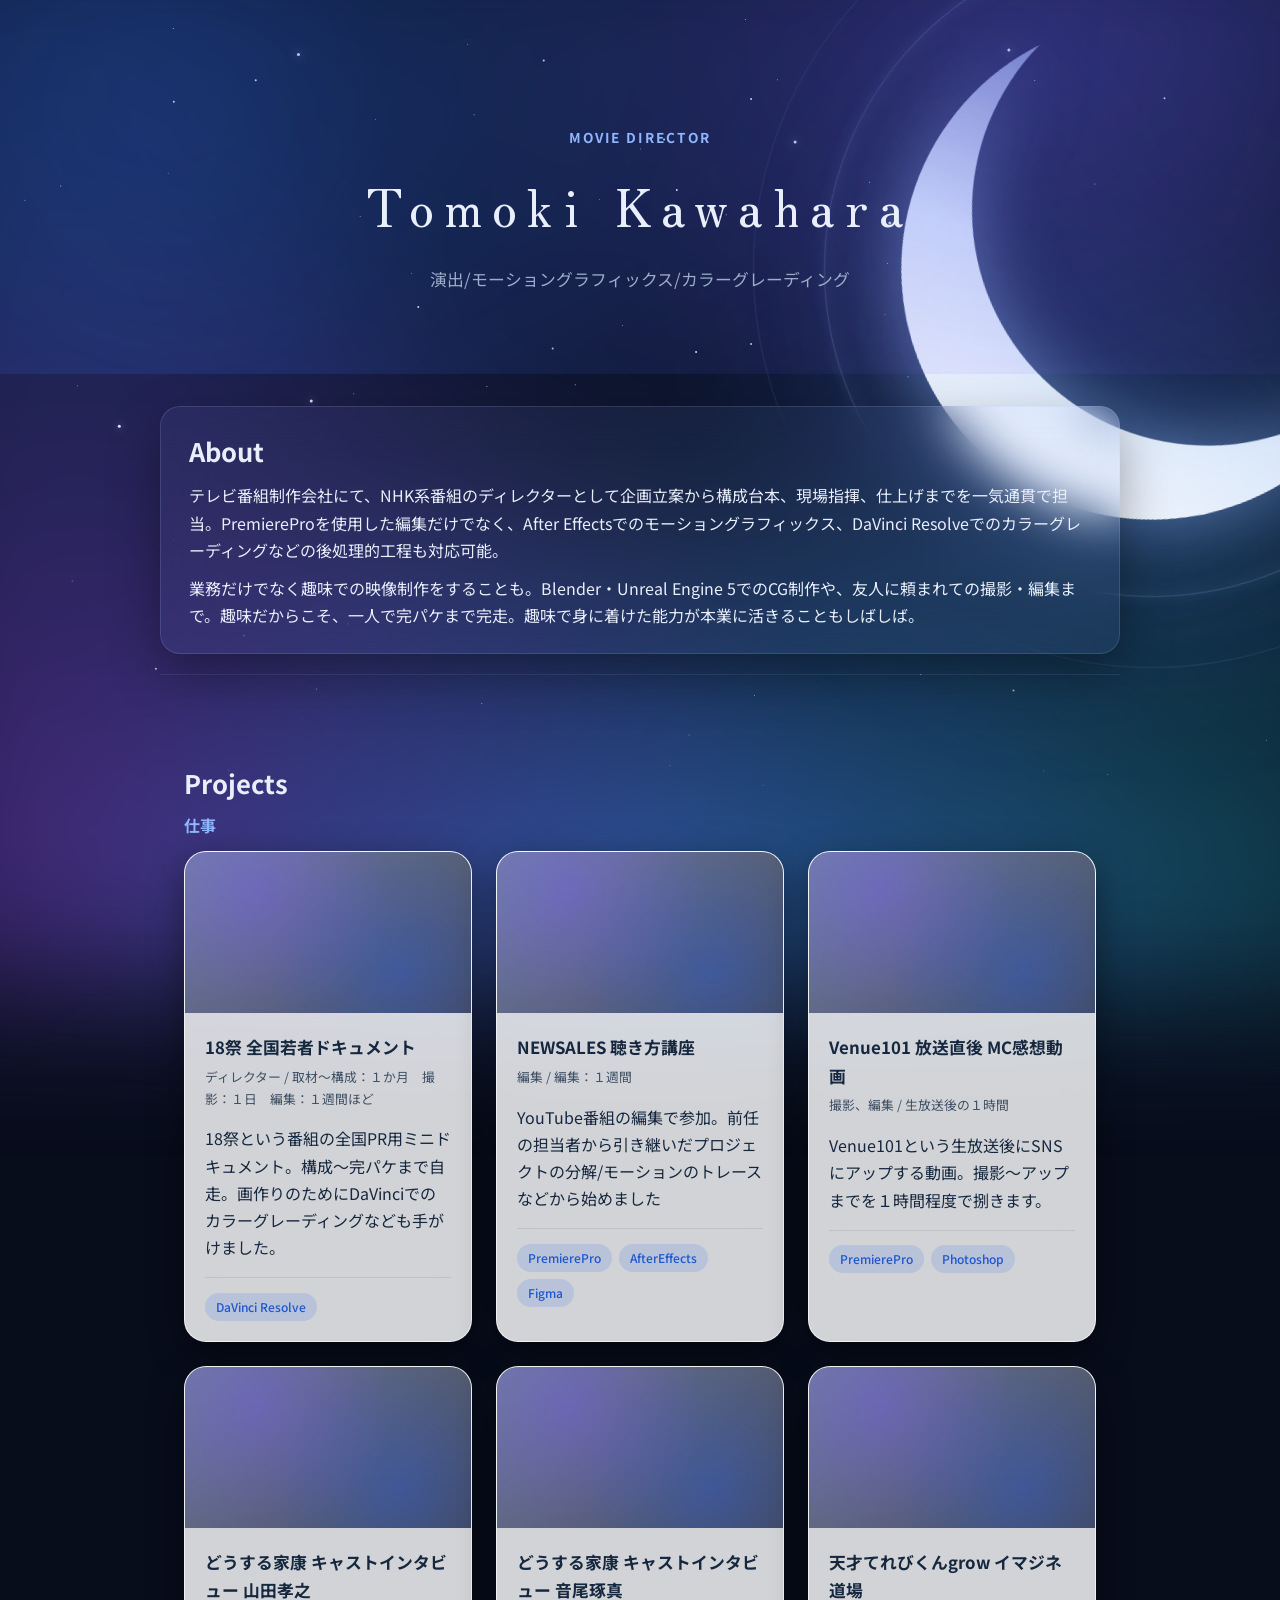
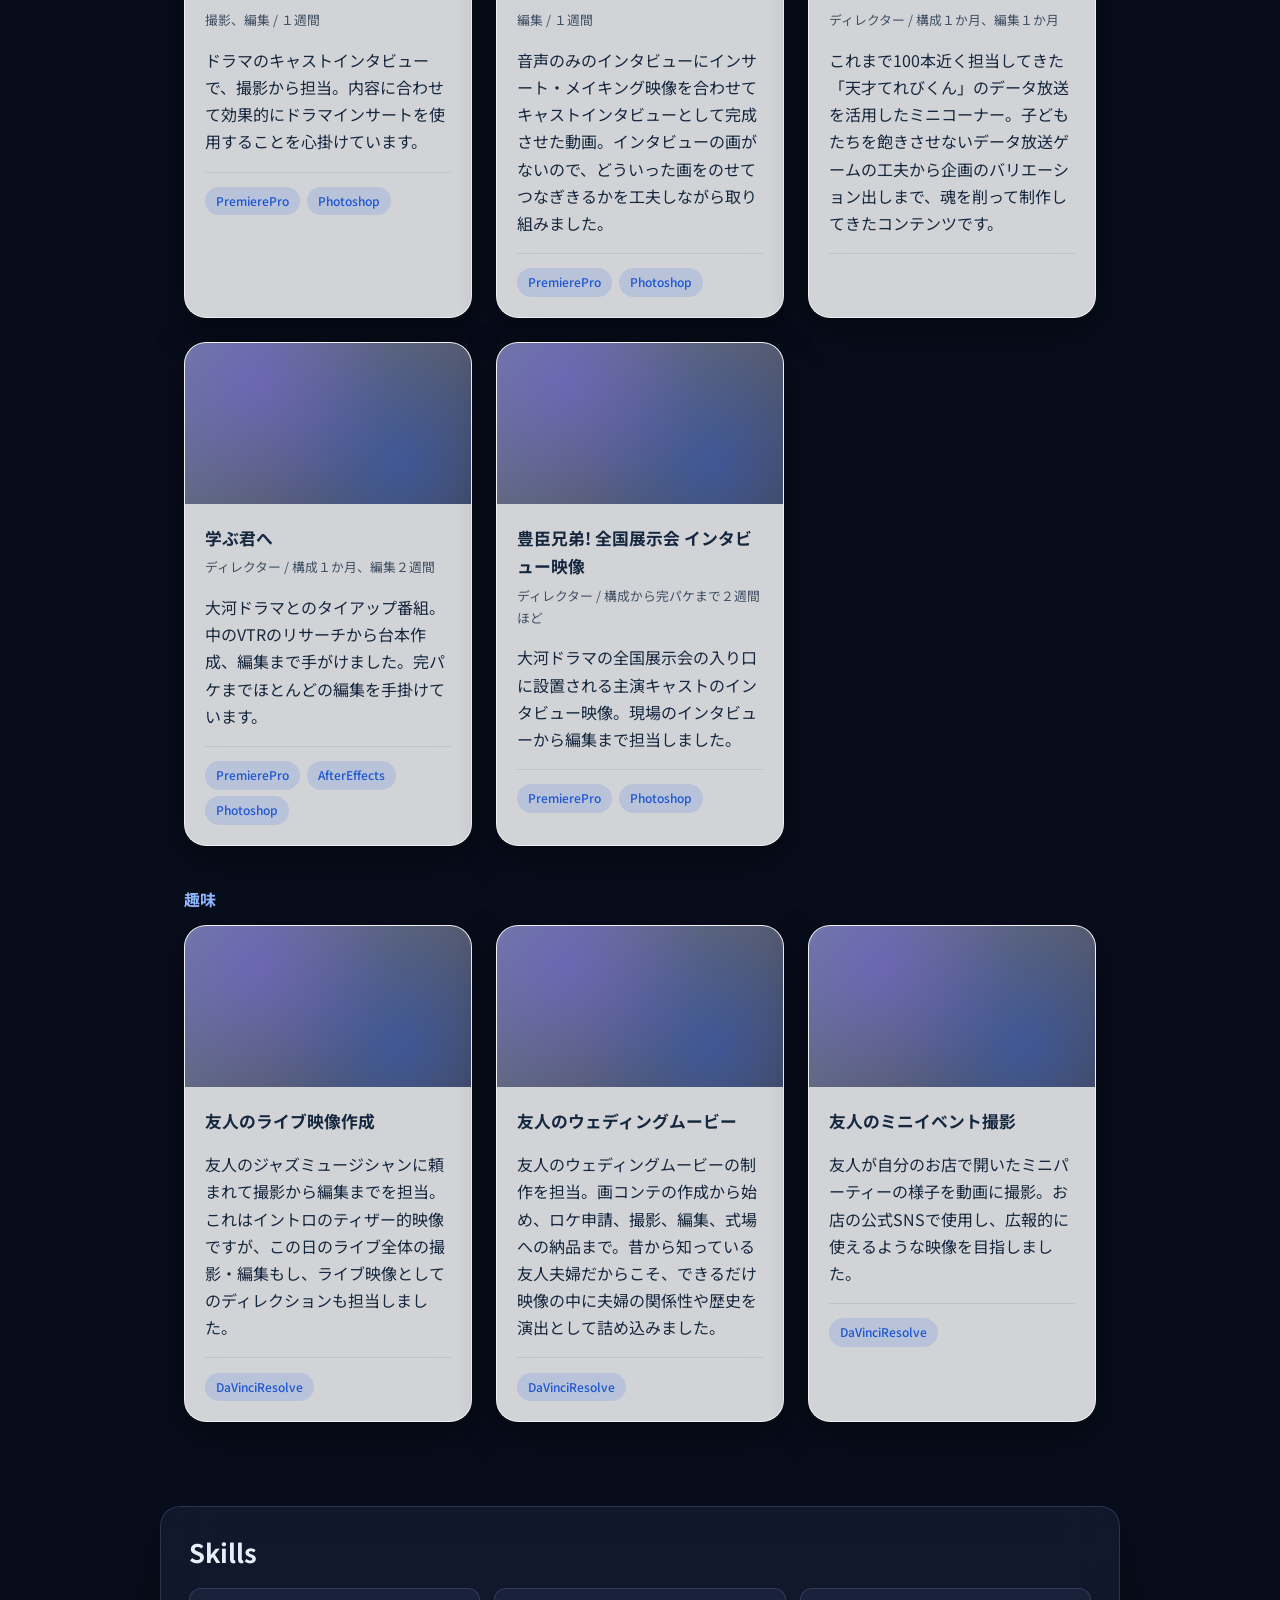
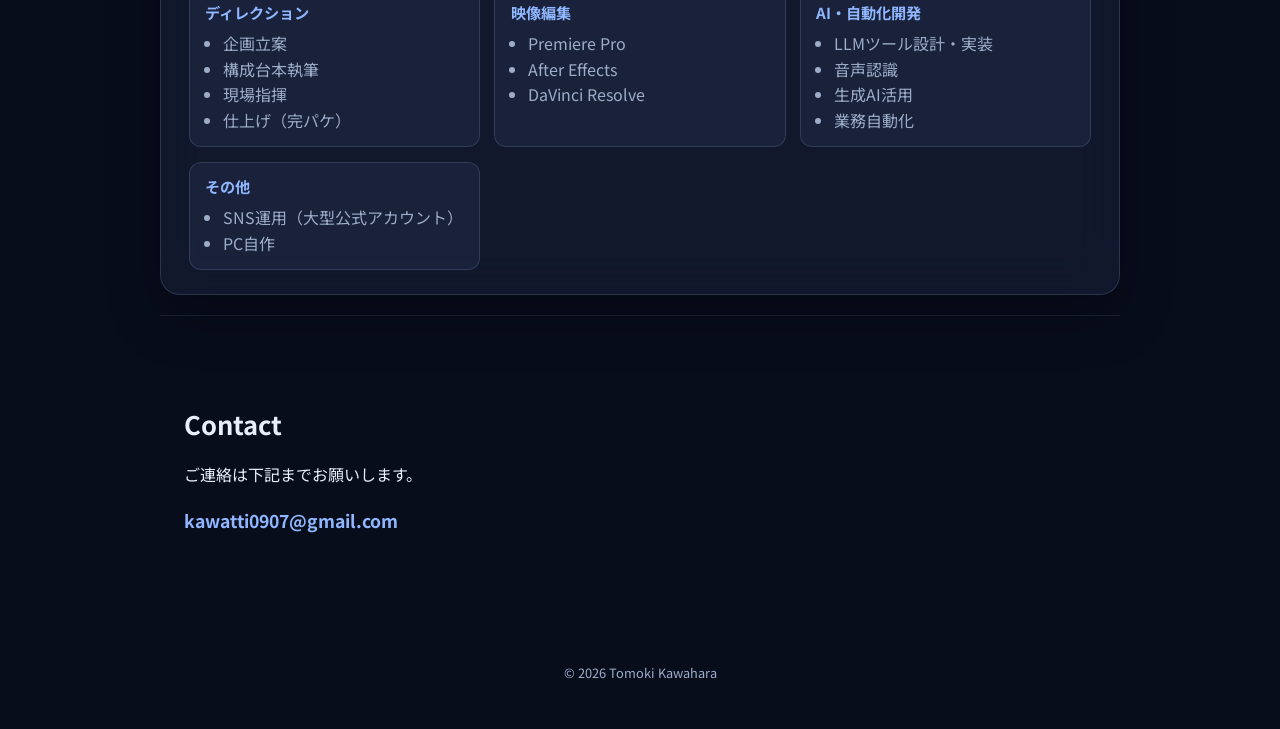
<file: index.html>
<!DOCTYPE html>
<html lang="ja">
<head>
<meta charset="UTF-8">
<meta name="viewport" content="width=device-width, initial-scale=1.0">
<title>Tomoki Kawahara / Portfolio</title>
<meta name="robots" content="noindex, nofollow">
<!-- ?v= はキャッシュ避け。GitHub Pages は CSS を10分キャッシュするので、CSSを変えたらここも更新する -->
<link rel="stylesheet" href="style.css?v=20261027a">
<style>
.share-button { padding: .65rem 1rem; border: 1px solid #a4bde0; border-radius: 8px; background: #192c49; color: #fff; font: inherit; font-size: 14px; cursor: pointer; }
.share-button:focus-visible { outline: 3px solid #bcdcff; outline-offset: 3px; }
.share-status { display: block; min-height: 1.5em; font-size: 14px; color: #fff; }
.modal-inner { max-height: calc(100dvh - 5rem); overflow-y: auto; padding: 0.25rem; }
.modal-inner video, .modal-inner iframe { max-height: 65dvh; }
.modal-close { position: static; display: block; margin-left: auto; margin-bottom: .5rem; }
#modal-title { color: white; font-size: 1rem; margin: 0 0 .5rem; }
</style>
</head>
<body>

<div class="moon-layer" aria-hidden="true">
  <div class="stars"></div>
  <div class="shooting-star"></div>
  <div class="moon-glow"><div class="moon-ring"></div><div class="crescent"></div></div>
</div>

<header class="hero">
  <div class="hero-glow" aria-hidden="true"></div>
  <div class="hero-inner">
    <p class="eyebrow">Movie Director</p>
    <h1>Tomoki Kawahara</h1>
    <p class="lead">演出/モーショングラフィックス/カラーグレーディング</p>
    <div class="showreel-wrap" id="showreel">
      <video id="showreel-video" tabindex="-1" class="showreel-video" controls playsinline preload="metadata"></video>
      <button type="button" class="share-button" id="showreel-copy">Show Reelのリンクをコピー</button>
      <span class="share-status" id="showreel-status" role="status"></span>
      <p class="showreel-caption">Show Reel — 気になったら下のWorksもチェックしてください ↓</p>
    </div>
  </div>
</header>

<main>

  <section id="about" class="section section-panel">
    <h2>About</h2>
    <p>テレビ番組制作会社にて、NHK系番組のディレクターとして企画立案から構成台本、現場指揮、仕上げまでを一気通貫で担当。PremiereProを使用した編集だけでなく、After Effectsでのモーショングラフィックス、DaVinci Resolveでのカラーグレーディングなどの後処理的工程も対応可能。</p>
    <p>業務だけでなく趣味での映像制作をすることも。Blender・Unreal Engine 5でのCG制作や、友人に頼まれての撮影・編集まで。趣味だからこそ、一人で完パケまで完走。趣味で身に着けた能力が本業に活きることもしばしば。</p>
  </section>

  <section id="works" class="section">
    <h2>Projects</h2>
    <div id="work-grid"></div>
  </section>

  <section id="skills" class="section section-panel">
    <h2>Skills</h2>
    <div class="skill-groups" id="skill-groups"></div>
  </section>

  <section id="contact" class="section">
    <h2>Contact</h2>
    <p>ご連絡は下記までお願いします。</p>
    <p class="contact-email">kawatti0907@gmail.com</p>
  </section>

</main>

<footer>
  <p>&copy; 2026 Tomoki Kawahara</p>
</footer>

<div class="modal" id="video-modal" role="dialog" aria-modal="true" aria-labelledby="modal-title">
  <div class="modal-inner">
    <button class="modal-close" id="modal-close" aria-label="閉じる">&times;</button>
    <h2 id="modal-title"></h2>
    <video id="modal-video" controls playsinline preload="metadata"></video>
    <iframe title="作品動画" id="modal-youtube" class="hidden" frameborder="0" allow="autoplay; encrypted-media; picture-in-picture" allowfullscreen></iframe>
    <button type="button" class="share-button" id="modal-copy">この動画のリンクをコピー</button>
    <span class="share-status" id="modal-status" role="status"></span>
  </div>
</div>

<script src="data.js?v=20261027a"></script>
<script src="script.js?v=20261027a"></script>
</body>
</html>
</file>
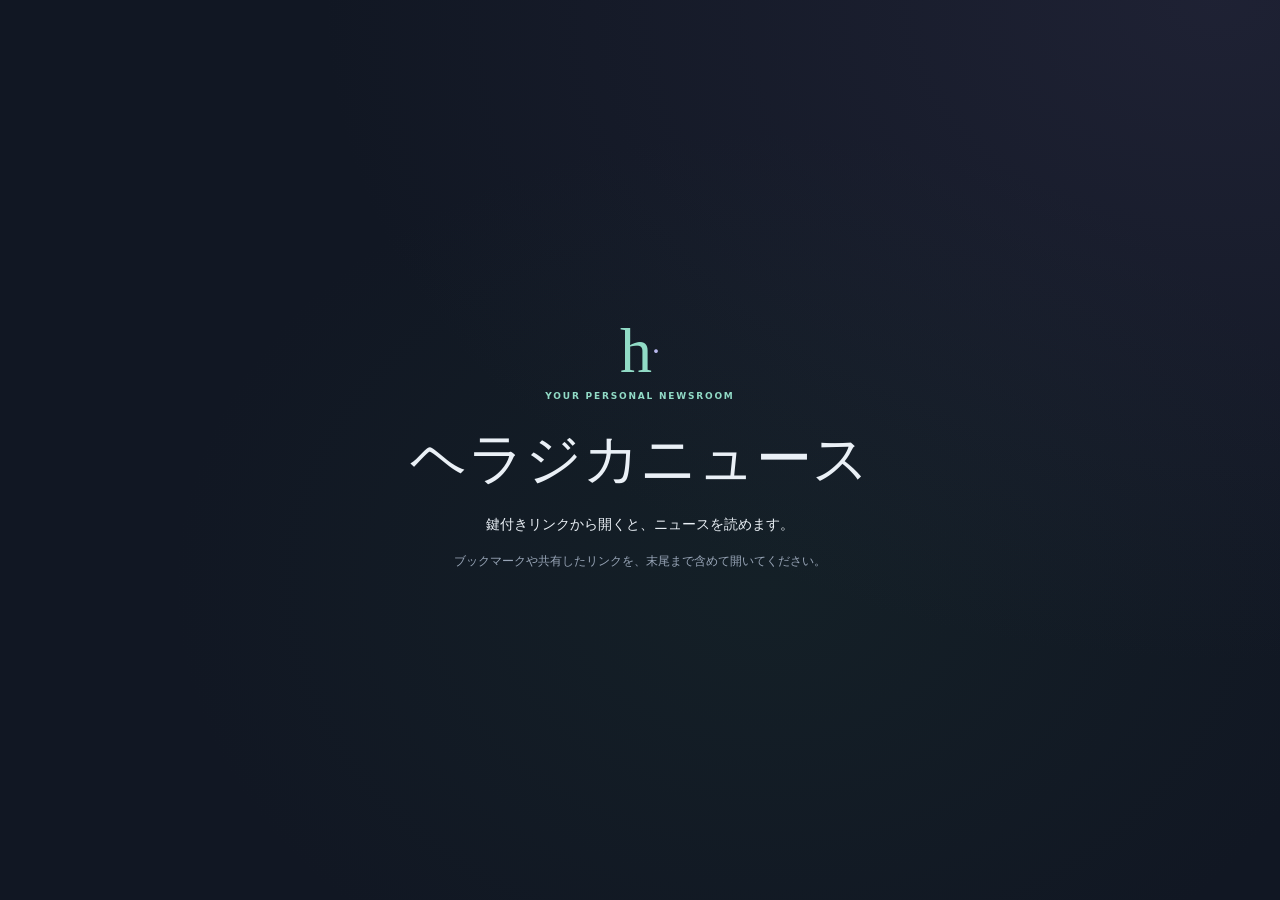
<file: news/index.html>
<!doctype html>
<html lang="ja">
<head>
  <meta charset="utf-8">
  <meta name="viewport" content="width=device-width,initial-scale=1">
  <meta name="theme-color" content="#111723">
  <meta name="robots" content="noindex,nofollow,noarchive">
  <meta name="referrer" content="no-referrer">
  <meta http-equiv="Content-Security-Policy" content="default-src 'none'; script-src 'self'; style-src 'self'; connect-src 'self'; img-src 'self' data:; base-uri 'none'; form-action 'none'">
  <title>ヘラジカニュース — リンク限定のニュースルーム</title>
  <link rel="stylesheet" href="style.css?v=20260930-share1">
  <link rel="icon" href="favicon.svg">
  <script type="module" src="reader.js?v=20260930-share1"></script>
</head>
<body>
  <section id="locked" class="locked">
    <span class="mark">h<span>·</span></span>
    <div class="eyebrow">YOUR PERSONAL NEWSROOM</div>
    <h1>ヘラジカニュース</h1>
    <p id="lock-message" role="status">鍵付きリンクから開くと、ニュースを読めます。</p>
    <small>ブックマークや共有したリンクを、末尾まで含めて開いてください。</small>
    <button id="unlock-retry" class="outline-button" hidden>もう一度読み込む</button>
  </section>
  <div id="reader" class="shell" hidden>
    <aside class="sidebar">
      <a class="brand" href="#" id="home"><span class="mark">h<span>·</span></span><span>ヘラジカニュース<small>PERSONAL NEWSROOM</small></span></a>
      <div class="edition">THE PERSONAL EDITION <span>01</span></div>
      <nav aria-label="記事の表示">
        <button data-view="recommended" class="nav active"><span class="nav-symbol">◉</span>あなたへのおすすめ</button>
        <button data-view="new" class="nav"><span class="nav-symbol">◷</span>すべての新着</button>
        <button data-view="saved" class="nav"><span class="nav-symbol">◇</span>あとで読む <span id="saved-count" class="nav-count">0</span></button>
      </nav>
      <div class="sidebar-label">YOUR INTERESTS</div>
      <nav id="interests-nav" aria-label="関心のジャンル"></nav>
      <div class="sidebar-bottom"><p class="fine-print">保存・既読はこのブラウザに残ります。<br>関心の調整はPC版から。</p><div class="profile"><span class="avatar">H</span><div>ヘラジカ<small>自分のためのニュースルーム</small></div><span class="private-pill">LINK</span></div></div>
    </aside>
    <main id="content">
      <header class="topbar"><span id="today">PERSONAL BRIEF</span><div><span class="live-dot"></span><span id="update-status"></span><button id="refresh-button" class="refresh-button">↻ 読み直す</button></div></header>
      <section class="hero">
        <div class="eyebrow"><span class="short-rule"></span> YOUR WORLD, IN FOCUS</div>
        <h1>いま、<span>気になること。</span></h1>
        <p>つくる仕事に役立つこと。好きだから、追いたいこと。<br>あなたの関心から選ぶ、今日のニュース。</p>
        <div class="hero-meta"><span id="article-count">—</span>件を収集 <span class="meta-separator">/</span><span id="summary-count">—</span>件にAI要約 <span class="meta-separator">/</span><span>どこからでも、気になるニュースを。</span></div>
      </section>
      <div id="notice" class="notice" role="status" hidden></div>
      <section class="feed-toolbar"><div><div class="eyebrow" id="feed-eyebrow">CURATED FOR YOU</div><h2 id="feed-title">あなたへのおすすめ</h2></div><label class="search"><span>⌕</span><input id="search" type="search" aria-label="記事を検索" placeholder="記事・キーワードを検索"><kbd>/</kbd></label></section>
      <div id="category-chips" class="category-chips" aria-label="記事のジャンル"></div>
      <section id="article-grid" class="article-grid" aria-label="ニュース記事"></section>
      <div class="load-more-wrap"><button id="load-more" class="outline-button" hidden>さらに読む</button><span id="result-count"></span></div>
      <footer><span>HER AJIKA <strong>NEWSROOM</strong></span><p>情報の先に、自分にとっての意味を。<br><small id="schedule-note"></small><br><small>保存はこの端末のブラウザ内。リンクは大切に保管してください。</small></p></footer>
    </main>
  </div>
  <dialog id="detail-dialog"><div id="detail-content"></div></dialog>
  <div class="toast" id="toast" role="status" hidden></div>
</body>
</html>
</file>
<file: style.css>
@import url('https://fonts.googleapis.com/css2?family=Noto+Sans+JP:wght@400;500;700;900&family=Zen+Old+Mincho:wght@400;500;700&display=swap');

:root {
  --bg-top: #050a16;
  --bg-bottom: #080d1c;
  --text: #e9eefb;
  --text-muted: #9dadc9;
  --accent: #8fb6ff;
  --accent-soft: rgba(143, 182, 255, 0.14);
  --card-bg: rgba(140, 175, 255, 0.07);
  --card-border: rgba(175, 200, 255, 0.16);
  --border: rgba(175, 200, 255, 0.12);
  --max-width: 960px;
}

* { box-sizing: border-box; }

body {
  position: relative;
  margin: 0;
  min-height: 100vh;
  background: var(--bg-bottom);
  color: var(--text);
  font-family: 'Noto Sans JP', sans-serif;
  line-height: 1.7;
}

/* ページ全体に貼りつく夜色のグラデーション背景。スクロールしても動かず、
   ガラスパネル（.section-panel・.work-card等）を通して透けて見える。
   光源を画面下に集めているのは、Heroの三日月が下から昇る構図に合わせるため。 */
body::before {
  content: "";
  position: fixed;
  inset: -10%;
  z-index: -1;
  background:
    radial-gradient(circle at 50% 104%, rgba(70, 140, 255, 0.6), transparent 46%),
    radial-gradient(circle at 14% 88%, rgba(150, 84, 255, 0.42), transparent 44%),
    radial-gradient(circle at 86% 96%, rgba(40, 196, 220, 0.3), transparent 42%),
    radial-gradient(circle at 80% 10%, rgba(90, 110, 255, 0.3), transparent 46%),
    radial-gradient(circle at 12% 22%, rgba(60, 120, 255, 0.22), transparent 44%),
    linear-gradient(180deg, var(--bg-top), var(--bg-bottom));
  filter: blur(70px);
}

.hero {
  position: relative;
  overflow: hidden;
  padding: 7rem 1.5rem 5rem;
  text-align: center;
}

.hero-glow {
  position: absolute;
  inset: -20% -10% auto -10%;
  height: 620px;
  z-index: 0;
  background:
    radial-gradient(circle at 20% 30%, rgba(60, 120, 255, 0.35), transparent 55%),
    radial-gradient(circle at 75% 15%, rgba(120, 90, 255, 0.28), transparent 50%);
  filter: blur(50px);
  opacity: 0.75;
}

/* Hero右上に浮かぶ三日月。大きい円から少しずらした円を引いたSVGマスクで形を作る。
   以前は画面幅いっぱいの巨大な月を画面下から昇らせていたが、弧の一部しか見えず
   「三日月」と読めなかったため、全体が入るサイズにして影のずらし幅を広げ（弧を太く）
   モチーフとして認識できる位置に置き直した。
   発光はマスクの外側（.moon-glow）に置く：マスクは filter より後に適用され、
   内側に置くと光が切り落とされるため。 */
.moon-layer {
  position: absolute;
  top: 0;
  left: 0;
  width: 100%;
  height: 100vh;
  overflow: hidden;
  /* html に背景が無いので body の background はキャンバスへ伝播する。
     負のz-indexはキャンバスより前に描かれるため月は隠れない（body::before と同じ理屈）。
     0以上にすると位置指定なしのカード類より前に出て本文を覆うので上げないこと。 */
  z-index: -1;
  pointer-events: none;
  /* 下端を透明へ溶かす。overflow:hidden だけだと光が 100vh の位置で
     水平にスパッと切れ、Hero と About の間に不自然な境界線が出る。 */
  -webkit-mask-image: linear-gradient(to bottom, #000 74%, transparent 100%);
  mask-image: linear-gradient(to bottom, #000 74%, transparent 100%);
}

.moon-glow {
  position: absolute;
  /* 右端から少しはみ出す大きさ。名前（中央 960px 幅）の上に来るのは月の暗い側（透明）だけで、
     明るい弧は右下に寄るので文字の視認性を邪魔しない */
  width: min(40vw, 640px);
  aspect-ratio: 1;
  top: clamp(8px, 1vw, 24px);
  right: clamp(-160px, -10vw, -40px);
  rotate: -12deg;
  filter: drop-shadow(0 0 36px rgba(150, 190, 255, 0.55)) drop-shadow(0 0 120px rgba(90, 130, 255, 0.4));
}

/* 影の円は r46・ずらし(13,-9)。弧の太さ＝49−46＋ずらし距離≈19%で、小さくても三日月と読める */
.moon-glow .crescent {
  position: absolute;
  inset: 0;
  background: linear-gradient(35deg, #ffffff 0%, rgba(214, 231, 255, 0.95) 45%, rgba(150, 180, 255, 0.55) 80%, rgba(120, 150, 255, 0.2) 100%);
  -webkit-mask-image: url("data:image/svg+xml,%3Csvg xmlns='http://www.w3.org/2000/svg' viewBox='0 0 100 100'%3E%3Cmask id='m'%3E%3Ccircle cx='50' cy='50' r='49' fill='%23fff'/%3E%3Ccircle cx='63' cy='41' r='46' fill='%23000'/%3E%3C/mask%3E%3Ccircle cx='50' cy='50' r='49' fill='%23fff' mask='url(%23m)'/%3E%3C/svg%3E");
  mask-image: url("data:image/svg+xml,%3Csvg xmlns='http://www.w3.org/2000/svg' viewBox='0 0 100 100'%3E%3Cmask id='m'%3E%3Ccircle cx='50' cy='50' r='49' fill='%23fff'/%3E%3Ccircle cx='63' cy='41' r='46' fill='%23000'/%3E%3C/mask%3E%3Ccircle cx='50' cy='50' r='49' fill='%23fff' mask='url(%23m)'/%3E%3C/svg%3E");
  -webkit-mask-repeat: no-repeat;
  mask-repeat: no-repeat;
  -webkit-mask-size: 100% 100%;
  mask-size: 100% 100%;
}

/* 縦画面では名前と重なるので、Heroの上余白を月の分だけ広げて名前の上に収める。
   横向きスマホ（幅は狭いが縦も短い）にこの余白を効かせないため orientation で絞る */
@media (max-width: 700px) and (orientation: portrait) {
  .moon-glow {
    width: 70vw;
    top: 0;
    right: -16vw;
  }
  .hero { padding-top: calc(66vw + 2rem); }
}


/* ---- 月まわりのあしらい（星・光輪・流れ星） ---- */

/* 星は box-shadow の点で描く（要素1つで全部）。3層（1px/2px/3px発光）を別周期で瞬かせる。
   位置は vw/vh なので画面比が変わっても散り方が保たれる */
.stars,
.stars::before,
.stars::after {
  position: absolute;
  top: 0;
  left: 0;
  width: 1px;
  height: 1px;
  border-radius: 50%;
  background: transparent;
}

.stars {
  box-shadow:
    81.0vw 54.4vh 0 0 rgba(230, 240, 255, 0.85),
    81.5vw 85.6vh 0 0 rgba(230, 240, 255, 0.59),
    53.8vw 81.6vh 0 0 rgba(230, 240, 255, 0.8),
    44.9vw 42.7vh 0 0 rgba(230, 240, 255, 0.83),
    71.9vw 74.9vh 0 0 rgba(230, 240, 255, 0.95),
    20.4vw 56.3vh 0 0 rgba(230, 240, 255, 0.83),
    17.8vw 85.5vh 0 0 rgba(230, 240, 255, 0.58),
    98.9vw 82.2vh 0 0 rgba(230, 240, 255, 0.69),
    38.0vw 42.9vh 0 0 rgba(230, 240, 255, 0.79),
    69.3vw 29.2vh 0 0 rgba(230, 240, 255, 0.86),
    24.7vw 76.5vh 0 0 rgba(230, 240, 255, 0.84),
    36.5vw 4.9vh 0 0 rgba(230, 240, 255, 0.62),
    57.4vw 55.7vh 0 0 rgba(230, 240, 255, 0.71),
    67.9vw 20.2vh 0 0 rgba(230, 240, 255, 0.91),
    4.7vw 20.6vh 0 0 rgba(230, 240, 255, 0.93),
    60.7vw 8.8vh 0 0 rgba(230, 240, 255, 0.78),
    56.7vw 23.8vh 0 0 rgba(230, 240, 255, 0.78),
    50.0vw 16.5vh 0 0 rgba(230, 240, 255, 0.62),
    29.3vw 13.2vh 0 0 rgba(230, 240, 255, 0.6),
    80.8vw 8.9vh 0 0 rgba(230, 240, 255, 0.81),
    30.3vw 66.3vh 0 0 rgba(230, 240, 255, 0.58),
    27.6vw 43.7vh 0 0 rgba(230, 240, 255, 0.7),
    70.9vw 41.8vh 0 0 rgba(230, 240, 255, 0.89),
    46.8vw 22.1vh 0 0 rgba(230, 240, 255, 0.56),
    58.2vw 2.1vh 0 0 rgba(230, 240, 255, 0.78),
    48.6vw 36.1vh 0 0 rgba(230, 240, 255, 0.64),
    1.9vw 22.2vh 0 0 rgba(230, 240, 255, 0.68),
    37.0vw 12.7vh 0 0 rgba(230, 240, 255, 0.83),
    13.1vw 19.2vh 0 0 rgba(230, 240, 255, 0.58),
    52.3vw 85.0vh 0 0 rgba(230, 240, 255, 0.65),
    58.9vw 77.2vh 0 0 rgba(230, 240, 255, 0.86),
    33.3vw 62.7vh 0 0 rgba(230, 240, 255, 0.91),
    52.6vw 58.0vh 0 0 rgba(230, 240, 255, 0.71),
    79.3vw 42.7vh 0 0 rgba(230, 240, 255, 0.79),
    13.5vw 59.9vh 0 0 rgba(230, 240, 255, 0.71),
    47.1vw 62.9vh 0 0 rgba(230, 240, 255, 0.7),
    13.5vw 3.1vh 0 0 rgba(230, 240, 255, 0.93),
    28.1vw 24.0vh 0 0 rgba(230, 240, 255, 0.69),
    21.5vw 48.5vh 0 0 rgba(230, 240, 255, 0.79),
    69.1vw 34.9vh 0 0 rgba(230, 240, 255, 0.58),
    38.9vw 64.2vh 0 0 rgba(230, 240, 255, 0.94),
    32.1vw 30.3vh 0 0 rgba(230, 240, 255, 0.58),
    37.6vw 78.1vh 0 0 rgba(230, 240, 255, 0.86),
    56.1vw 54.1vh 0 0 rgba(230, 240, 255, 0.66),
    34.6vw 59.1vh 0 0 rgba(230, 240, 255, 0.72),
    59.6vw 87.2vh 0 0 rgba(230, 240, 255, 0.55),
    6.0vw 42.8vh 0 0 rgba(230, 240, 255, 0.61),
    5.6vw 64.5vh 0 0 rgba(230, 240, 255, 0.61),
    85.5vw 20.4vh 0 0 rgba(230, 240, 255, 0.83),
    86.5vw 86.0vh 0 0 rgba(230, 240, 255, 0.71);
  animation: twinkle 6s ease-in-out infinite;
}

.stars::after {
  content: "";
  width: 2px;
  height: 2px;
  box-shadow:
    13.5vw 11.2vh 0 0 rgba(230, 240, 255, 0.95),
    42.4vw 6.6vh 0 0 rgba(230, 240, 255, 0.93),
    51.8vw 15.4vh 0 0 rgba(230, 240, 255, 0.94),
    48.0vw 56.9vh 0 0 rgba(230, 240, 255, 0.79),
    56.2vw 24.0vh 0 0 rgba(230, 240, 255, 0.85),
    19.0vw 70.5vh 0 0 rgba(230, 240, 255, 0.9),
    27.1vw 69.2vh 0 0 rgba(230, 240, 255, 0.88),
    32.6vw 34.0vh 0 0 rgba(230, 240, 255, 0.91),
    50.1vw 60.2vh 0 0 rgba(230, 240, 255, 0.97),
    58.6vw 38.1vh 0 0 rgba(230, 240, 255, 0.86),
    52.8vw 21.0vh 0 0 rgba(230, 240, 255, 0.94),
    43.1vw 38.6vh 0 0 rgba(230, 240, 255, 0.81),
    18.4vw 55.1vh 0 0 rgba(230, 240, 255, 0.95),
    12.1vw 74.2vh 0 0 rgba(230, 240, 255, 0.81),
    90.9vw 10.8vh 0 0 rgba(230, 240, 255, 0.81),
    15.8vw 68.7vh 0 0 rgba(230, 240, 255, 0.75),
    54.3vw 39.0vh 0 0 rgba(230, 240, 255, 0.98),
    19.9vw 8.8vh 0 0 rgba(230, 240, 255, 0.95),
    74.8vw 65.0vh 0 0 rgba(230, 240, 255, 0.92),
    79.1vw 76.6vh 0 0 rgba(230, 240, 255, 0.81),
    59.2vw 65.7vh 0 0 rgba(230, 240, 255, 0.8),
    58.6vw 10.9vh 0 0 rgba(230, 240, 255, 0.94);
  animation: twinkle 4.5s ease-in-out -2s infinite;
}

.stars::before {
  content: "";
  width: 3px;
  height: 3px;
  filter: drop-shadow(0 0 4px rgba(200, 220, 255, 0.9));
  box-shadow:
    23.2vw 5.9vh 0 0 rgba(230, 240, 255, 0.91),
    62.0vw 15.6vh 0 0 rgba(230, 240, 255, 0.89),
    9.2vw 47.2vh 0 0 rgba(230, 240, 255, 0.97),
    69.4vw 24.6vh 0 0 rgba(230, 240, 255, 0.92),
    78.7vw 5.4vh 0 0 rgba(230, 240, 255, 0.88),
    49.5vw 52.0vh 0 0 rgba(230, 240, 255, 0.94),
    24.2vw 44.4vh 0 0 rgba(230, 240, 255, 0.92);
  animation: twinkle 3.5s ease-in-out -1s infinite;
}

@keyframes twinkle {
  0%, 100% { opacity: 0.5; }
  50% { opacity: 1; }
}

/* 月の外側に細い光輪を2本。月の box と同心で、少し大きい円 */
.moon-ring,
.moon-ring::before {
  position: absolute;
  inset: -14%;
  border-radius: 50%;
  border: 1px solid rgba(190, 210, 255, 0.22);
  box-shadow: 0 0 24px rgba(150, 190, 255, 0.12) inset, 0 0 18px rgba(150, 190, 255, 0.1);
  pointer-events: none;
}

.moon-ring::before {
  content: "";
  inset: -11%;
  border-color: rgba(190, 210, 255, 0.1);
  box-shadow: none;
}

/* 流れ星。左上から右下へ、数秒に一度だけ流れる */
.shooting-star {
  position: absolute;
  /* 名前（中央）に掛からないよう左上の空きだけを流れる */
  top: 5vh;
  left: 3vw;
  width: 140px;
  height: 1px;
  background: linear-gradient(90deg, rgba(255, 255, 255, 0), rgba(255, 255, 255, 0.9));
  border-radius: 1px;
  rotate: 28deg;
  transform-origin: right center;
  opacity: 0;
  animation: shoot 11s linear 3s infinite;
}

.shooting-star::after {
  content: "";
  position: absolute;
  right: -2px;
  top: -1.5px;
  width: 4px;
  height: 4px;
  border-radius: 50%;
  background: #fff;
  box-shadow: 0 0 8px 2px rgba(200, 220, 255, 0.8);
}

@keyframes shoot {
  0% { opacity: 0; translate: 0 0; }
  2% { opacity: 1; }
  9% { opacity: 0; translate: 26vw 12vh; }
  100% { opacity: 0; translate: 26vw 12vh; }
}

@media (prefers-reduced-motion: reduce) {
  .stars, .stars::before, .stars::after { animation: none; opacity: 0.8; }
  .shooting-star { display: none; }
}

.hero-inner {
  position: relative;
  z-index: 1;
  max-width: var(--max-width);
  margin: 0 auto;
}

.eyebrow {
  color: var(--accent);
  letter-spacing: 0.15em;
  font-size: 0.85rem;
  font-weight: 700;
  text-transform: uppercase;
}

.hero h1 {
  font-family: 'Zen Old Mincho', 'Yu Mincho', serif;
  font-size: clamp(2.2rem, 6vw, 3.2rem);
  font-weight: 400;
  letter-spacing: 0.22em;
  margin: 0.5rem 0 1rem;
}

.hero .lead {
  color: var(--text-muted);
  font-size: 1.05rem;
  max-width: 640px;
  margin: 0 auto;
}

.showreel-wrap {
  margin: 2.5rem auto 0;
  max-width: 760px;
}

.showreel-video {
  width: 100%;
  aspect-ratio: 16 / 9;
  border-radius: 16px;
  background: #000;
  box-shadow: 0 20px 50px rgba(0, 0, 0, 0.55);
}

.showreel-caption {
  color: #c7d5ee;
  font-size: 0.85rem;
  margin: 0.75rem 0 0;
  /* 月の明るい弧の上に重なる位置なので、地の色を敷いて読めるようにする */
  text-shadow: 0 1px 8px rgba(4, 8, 18, 0.6);
}

.section {
  max-width: var(--max-width);
  margin: 0 auto;
  padding: 4rem 1.5rem;
  border-top: 1px solid var(--border);
}

.section h2 {
  font-size: 1.6rem;
  font-weight: 700;
  margin-bottom: 0.5rem;
}

.section-note {
  color: var(--text-muted);
  font-size: 0.85rem;
  margin-top: 0;
}

/* About・Skillsを背景から視覚的に切り離すガラスパネル */
.section-panel {
  background: var(--card-bg);
  backdrop-filter: blur(24px);
  -webkit-backdrop-filter: blur(24px);
  border: 1px solid var(--card-border);
  border-radius: 20px;
  box-shadow: 0 20px 50px rgba(0, 0, 0, 0.35);
  padding: 1.4rem 1.75rem 1.5rem;
  margin: 1.25rem auto;
}

.section-panel:first-of-type { margin-top: 2rem; }

.section-panel h2 { margin: 0 0 0.6rem; }

.section-panel p { margin: 0 0 0.7rem; }

.section-panel p:last-child { margin-bottom: 0; }

.work-group + .work-group {
  margin-top: 2.5rem;
}

.work-group-label {
  color: var(--accent);
  font-size: 1rem;
  margin: 2rem 0 0.75rem;
}

.work-group:first-child .work-group-label {
  margin-top: 0;
}

.work-subgrid {
  display: grid;
  grid-template-columns: repeat(auto-fill, minmax(280px, 1fr));
  gap: 1.5rem;
}

/* Projectsのカードだけ白いすりガラスにする。中の文字・タグ・区切り線は
   すべてトークン参照なので、カード内でトークンを上書きすれば連動して暗色に戻る。 */
.work-card {
  --text: #16283f;
  --text-muted: #3f5064;
  --accent: #1f57cf;
  --accent-soft: rgba(47, 111, 237, 0.16);
  --border: rgba(22, 40, 63, 0.1);
  color: var(--text);
  background: rgba(255, 255, 255, 0.82);
  backdrop-filter: blur(20px) saturate(1.2);
  -webkit-backdrop-filter: blur(20px) saturate(1.2);
  border: 1px solid rgba(255, 255, 255, 0.7);
  border-radius: 22px;
  overflow: hidden;
  cursor: pointer;
  box-shadow: 0 12px 36px rgba(0, 0, 0, 0.45);
  transition: transform 0.15s ease, box-shadow 0.15s ease;
}

.work-card:hover {
  transform: translateY(-4px);
  box-shadow: 0 18px 44px rgba(0, 0, 0, 0.55), 0 0 0 1px rgba(255, 255, 255, 0.9);
}

/* 動画が無いカード（配信停止中）は押せる見た目にしない */
.work-card.no-video { cursor: default; }
.work-card.no-video:hover {
  transform: none;
  box-shadow: 0 12px 36px rgba(0, 0, 0, 0.45);
}

.work-thumb {
  position: relative;
  aspect-ratio: 16 / 9;
  background:
    radial-gradient(circle at 25% 25%, rgba(120, 90, 255, 0.35), transparent 55%),
    radial-gradient(circle at 75% 75%, rgba(40, 90, 220, 0.4), transparent 55%),
    linear-gradient(135deg, rgba(30, 50, 110, 0.55), rgba(10, 16, 34, 0.7));
  display: flex;
  align-items: center;
  justify-content: center;
}

.work-thumb-img {
  position: absolute;
  inset: 0;
  width: 100%;
  height: 100%;
  object-fit: cover;
}

.play-icon {
  position: relative;
  font-size: 2rem;
  color: var(--accent);
}

.work-thumb-img ~ .play-icon {
  color: #fff;
  text-shadow: 0 2px 10px rgba(0, 0, 0, 0.5);
}

.work-body { padding: 1.25rem; }

.work-body h3 { margin: 0 0 0.25rem; font-size: 1.05rem; }

.work-meta {
  color: var(--text-muted);
  font-size: 0.8rem;
  margin: 0 0 0.75rem;
}

.work-tools {
  display: flex;
  flex-wrap: wrap;
  gap: 0.4rem;
  margin-top: 0.9rem;
  padding-top: 0.9rem;
  border-top: 1px solid var(--border);
}

.tool-tag {
  background: var(--accent-soft);
  color: var(--accent);
  font-size: 0.75rem;
  font-weight: 500;
  padding: 0.25rem 0.7rem;
  border-radius: 999px;
}

.skill-groups {
  display: grid;
  grid-template-columns: repeat(auto-fill, minmax(220px, 1fr));
  gap: 0.9rem;
  margin-top: 0.9rem;
}

.skill-group {
  background: var(--card-bg);
  border: 1px solid var(--card-border);
  border-radius: 12px;
  padding: 0.7rem 0.95rem 0.8rem;
}

.skill-group h3 {
  font-size: 0.95rem;
  color: var(--accent);
  margin: 0 0 0.35rem;
}

.skill-group ul { margin: 0; padding-left: 1.1rem; color: var(--text-muted); line-height: 1.6; }

.contact-email { font-size: 1.1rem; font-weight: 700; color: var(--accent); }

footer {
  text-align: center;
  padding: 2rem;
  color: var(--text-muted);
  font-size: 0.8rem;
}

.modal {
  display: none;
  position: fixed;
  inset: 0;
  background: rgba(4, 8, 18, 0.72);
  backdrop-filter: blur(6px);
  align-items: center;
  justify-content: center;
  z-index: 100;
  padding: 1.5rem;
}

.modal.open { display: flex; }

.modal-inner {
  position: relative;
  width: 100%;
  max-width: 900px;
}

.modal-inner video,
.modal-inner iframe {
  width: 100%;
  aspect-ratio: 16 / 9;
  border-radius: 12px;
  background: black;
}

.modal-inner .hidden {
  display: none;
}

.modal-close {
  position: absolute;
  top: -2.5rem;
  right: 0;
  background: none;
  border: none;
  color: white;
  font-size: 2rem;
  cursor: pointer;
  line-height: 1;
}
</file>
<file: news/style.css>
:root{color-scheme:dark;--bg:#111723;--panel:#1b2434;--text:#eaf0f6;--muted:#98a5b7;--line:#ffffff12;--mint:#91dbc6;--lavender:#b9b8ee;--font:"Yu Gothic UI","Meiryo",system-ui,sans-serif}
*{box-sizing:border-box}body{margin:0;font-family:var(--font);color:var(--text);background:radial-gradient(ellipse at 95% 0%,#39365555,transparent 52%),radial-gradient(ellipse at 60% 65%,#21463830,transparent 55%),var(--bg);font-size:14px;min-height:100vh}button,input,select,textarea{font:inherit}button,a,input{ -webkit-tap-highlight-color:transparent}button{cursor:pointer;color:inherit}a{color:inherit;text-decoration:none}button{border:0;background:none}button:disabled{cursor:wait;opacity:.65}button:focus-visible,a:focus-visible,input:focus-visible,textarea:focus-visible{outline:2px solid var(--mint);outline-offset:4px}.skip{position:absolute;left:-10000px}.skip:focus{left:10px;top:10px;z-index:10;background:var(--panel);padding:12px}
.shell{display:grid;grid-template-columns:252px minmax(0,1fr);max-width:1800px;margin:auto}.sidebar{height:100vh;position:sticky;top:0;padding:32px 22px 20px;border-right:1px solid var(--line);background:#10152175;backdrop-filter:blur(20px);display:flex;flex-direction:column}.brand{display:flex;gap:12px;align-items:center;font-weight:650;letter-spacing:.04em}.brand small{display:block;font-size:8px;letter-spacing:.17em;color:var(--muted);margin-top:5px}.mark{display:flex;align-items:center;justify-content:center;width:36px;height:40px;color:var(--mint);font-family:Georgia,serif;font-size:37px;line-height:1}.mark span{font-size:32px;color:var(--lavender)}.edition{font-size:9px;color:#728196;letter-spacing:.17em;margin:37px 10px 22px;display:flex;justify-content:space-between}.edition span{color:var(--mint)}.nav{display:flex;gap:11px;align-items:center;text-align:left;padding:13px 14px;width:100%;border-radius:9px;color:#aab6c7;margin:3px 0;font-size:12px}.nav.active{background:linear-gradient(100deg,#81cbb71b,#adb0e413);color:var(--mint);box-shadow:inset 0 0 0 1px #b5e2d412}.nav:hover{background:#ffffff06}.nav-symbol{width:19px;font-size:18px;line-height:1}.nav-count{margin-left:auto;font-size:10px;color:var(--muted)}.sidebar-label{margin:35px 14px 13px;font-size:9px;letter-spacing:.18em;color:#718195}.interest-nav{padding:10px 14px}.interest-dot{width:5px;height:5px;border-radius:50%;background:var(--lavender);flex-shrink:0}.sidebar-bottom{margin-top:auto;padding-top:28px}.settings-link{font-size:11px;width:100%;padding:13px 12px;display:flex;justify-content:space-between;color:#a1adbf}.settings-link span{color:var(--mint)}.profile{display:flex;align-items:center;gap:10px;border-top:1px solid var(--line);margin-top:12px;padding-top:20px;font-size:11px}.profile small{display:block;font-size:8px;color:#718196;margin-top:5px}.avatar{width:31px;height:31px;border-radius:50%;background:linear-gradient(135deg,#85c9b730,#a6a5df30);display:grid;place-items:center;color:#c6dcd9;font-family:Georgia,serif}.private-pill{margin-left:auto;font-size:7px;letter-spacing:.15em;color:#a1b7b0}
main{padding:0 44px;min-width:0}.topbar{height:79px;display:flex;align-items:center;justify-content:space-between;border-bottom:1px solid var(--line);font-size:10px;letter-spacing:.06em;color:#8d9eb2}.topbar>div{display:flex;gap:10px;align-items:center}.live-dot{width:5px;height:5px;background:var(--mint);border-radius:50%}.refresh-button{margin-left:8px;padding:7px 11px;border:1px solid #ffffff16;border-radius:6px;color:#bfccd8;font-size:10px}.hero{padding:51px 0 36px}.eyebrow{font-size:9px;letter-spacing:.2em;color:var(--mint);font-weight:650;display:flex;align-items:center;gap:9px}.short-rule{width:18px;height:1px;background:var(--mint)}h1{font-size:clamp(35px,4vw,57px);font-weight:450;letter-spacing:.01em;margin:17px 0 19px;line-height:1.35}h1 span{background:linear-gradient(100deg,#a2e3cb,#b6b7ed);color:transparent;background-clip:text}.hero p{font-size:12px;line-height:2.05;color:#a5b2c4}.hero-meta{display:flex;gap:6px;align-items:center;flex-wrap:wrap;font-size:9px;color:#7f92a7;margin-top:24px}.hero-meta>span:nth-child(1),.hero-meta>span:nth-child(3){color:#cedbdc}.meta-separator{margin:0 11px;color:#4e6076}.feed-toolbar{display:flex;align-items:center;justify-content:space-between;padding-top:26px;border-top:1px solid var(--line);gap:20px}.feed-toolbar .eyebrow{color:#7c8fa5;font-size:8px}h2{margin:8px 0 0;font-weight:500;font-size:19px;letter-spacing:.04em}.search{display:flex;align-items:center;gap:9px;min-width:225px;border:1px solid #ffffff12;border-radius:7px;padding:8px 12px;color:#8293a8;background:#ffffff02}.search span{font-size:20px;line-height:1}.search input{background:none;color:var(--text);border:0;font-size:10px;width:190px;outline:none}.search input::placeholder{color:#7c8da2}kbd{font-size:9px;padding:2px 5px;border:1px solid #ffffff12;border-radius:3px}.category-chips{display:flex;flex-wrap:wrap;gap:6px;margin:23px 0 24px}.chip{font-size:10px;padding:7px 12px;border:1px solid #ffffff14;color:#8e9fb4;border-radius:5px}.chip.active{color:#c9e3da;background:#8ccbb519;border-color:#91d9be35}.chip:hover{border-color:#a5d1c65c}
.article-grid{display:grid;grid-template-columns:repeat(3,minmax(0,1fr));gap:17px}.article-card{position:relative;display:flex;flex-direction:column;padding:23px 22px 19px;min-height:294px;border:1px solid #ffffff13;border-radius:11px;background:linear-gradient(145deg,#c5dbeb0c,#ffffff03);backdrop-filter:blur(16px);transition:border-color .2s,transform .2s}.article-card:hover{border-color:#9ebbc139;transform:translateY(-2px)}.article-card.featured{background:linear-gradient(135deg,#76bda015,#8d8bd917);border-color:#99c7b62a}.card-top{display:flex;justify-content:space-between;align-items:center;gap:9px;font-size:8px;letter-spacing:.03em;color:#93a5bc}.topic-tag{font-size:8px;color:#9accbc;letter-spacing:.05em}.save-button{color:#8294a9;font-size:19px;padding:0 3px;line-height:1.3}.save-button.saved{color:var(--mint)}.source-line{display:flex;flex-wrap:wrap;gap:7px;font-size:8px;color:#7e91a8;margin-top:15px}.article-card h3{font-size:15px;font-weight:550;line-height:1.75;margin:10px 0 12px}.title-button{text-align:left;width:100%;padding:0;line-height:inherit;font-weight:inherit}.title-button:hover{color:#b8dfd1}.summary{font-size:10px;line-height:1.9;color:#a8b6c7;margin:0 0 13px;display:-webkit-box;-webkit-line-clamp:4;-webkit-box-orient:vertical;overflow:hidden}.basis{font-size:7px;color:#71859b;margin-bottom:16px}.reason{font-size:9px;color:#a9cabe;margin-top:auto;padding-top:14px;border-top:1px solid #ffffff0c;line-height:1.8}.reason-label{font-size:7px;letter-spacing:.14em;color:#729d91;display:block;margin-bottom:3px}.card-bottom{display:flex;justify-content:space-between;align-items:center;margin-top:15px;font-size:8px;color:#7e91a8}.source-link{color:#a4b9c6}.source-link:hover{color:var(--mint)}.read-badge{font-size:7px;color:#6e8198}.empty{grid-column:1/-1;padding:55px 30px;text-align:center;border:1px dashed #ffffff16;border-radius:10px;color:#9fb0c4;line-height:2}.notice{font-size:11px;background:#a5c9bb0d;color:#b3cdc3;border:1px solid #a5c9bb21;line-height:1.8;border-radius:8px;padding:12px 16px;margin-bottom:12px}.load-more-wrap{display:flex;flex-direction:column;align-items:center;gap:12px;padding:32px 0 40px}#result-count{font-size:9px;color:#75899f}.outline-button{border:1px solid #ffffff22;border-radius:6px;padding:9px 19px;font-size:11px}.outline-button:hover{border-color:#a4c7bd66}.primary-button{color:#152c28;background:#b2dece;border-radius:6px;padding:10px 23px;font-size:11px;font-weight:650}footer{border-top:1px solid var(--line);display:flex;justify-content:space-between;padding:25px 0 31px;gap:20px;color:#667d94;font-size:9px;letter-spacing:.08em}footer strong{color:#9ab6b1;font-weight:400}footer p{text-align:right;margin:0;line-height:1.9;font-size:9px;letter-spacing:0}footer small{font-size:8px}
dialog{color:var(--text);background:linear-gradient(130deg,#243140,#252639);border:1px solid #ffffff25;border-radius:14px;width:min(760px,calc(100% - 32px));padding:32px;max-height:90vh;box-shadow:0 30px 120px #0008}dialog::backdrop{background:#070e1bcc;backdrop-filter:blur(10px)}.dialog-top{display:flex;align-items:center;justify-content:space-between;gap:20px}.icon-button{font-size:27px;color:#9cafc3;line-height:1}.dialog-intro,.settings-section p{font-size:11px;color:#a5b5c7;line-height:1.9;margin:21px 0}.interest-row{padding:17px 0;border-top:1px solid #ffffff12}.interest-row-top{display:flex;gap:10px;align-items:center;margin-bottom:9px}.interest-row input,.interest-row textarea,#interval{border:1px solid #ffffff1f;border-radius:5px;background:#0b152555;color:var(--text);padding:8px;font-size:11px}.interest-name{flex:1;min-width:0}.interest-weight{width:53px}.interest-row textarea{width:100%;height:60px;resize:vertical;line-height:1.6}.interest-row label{font-size:9px;color:var(--muted)}.remove-interest{font-size:17px;color:#93a3b5}.form-actions{display:flex;justify-content:space-between;margin-top:18px}.settings-section{border-top:1px solid #ffffff19;padding-top:25px;margin-top:27px}.settings-section h3{font-size:14px;font-weight:500}.settings-section p{margin:10px 0 17px}.settings-section form{display:flex;align-items:center;gap:20px;font-size:11px;color:var(--muted)}#interval{width:55px;margin:0 10px}.source-status-row{display:flex;gap:12px;align-items:center;padding:12px 0;border-bottom:1px solid #ffffff0b;font-size:11px}.source-status-row input{accent-color:var(--mint)}.source-status-row small{display:block;color:#8298ae;font-size:9px;margin-top:5px}.source-health{margin-left:auto;color:#acd4c3;font-size:9px}.source-health.error{color:#e2b099}.fine-print{font-size:10px;line-height:1.9;color:#7f95ae;margin-top:26px}.detail-title{font-size:25px;line-height:1.65;margin:23px 0 16px;font-weight:500}.detail-summary{font-size:14px;line-height:2;color:#bfccd9}.detail-points{line-height:1.9;color:#b6c7d3;font-size:13px;padding-left:20px}.detail-reason{background:#78b99b0b;border-left:2px solid #88c5ab;padding:13px 16px;color:#bad6ca;font-size:12px;line-height:1.8;margin:24px 0}.detail-source{display:inline-block;margin:15px 0;font-size:12px;color:var(--mint)}.detail-excerpt{font-size:11px;line-height:1.9;color:#9db0c3}.detail-excerpt summary{cursor:pointer;font-size:11px;margin:15px 0}.toast{position:fixed;left:50%;bottom:32px;transform:translateX(-50%);background:#d0e8df;color:#17382e;padding:12px 22px;border-radius:8px;font-size:12px;box-shadow:0 10px 50px #0004;z-index:20}.muted{color:var(--muted)}
@media(min-width:1450px){main{padding:0 64px}.hero{padding-top:60px}.article-grid{gap:22px}.article-card{padding:26px;min-height:320px}.article-card h3{font-size:17px}.summary{font-size:11px}}
@media(max-width:1120px){.shell{grid-template-columns:218px minmax(0,1fr)}.sidebar{padding-left:14px;padding-right:14px}main{padding:0 27px}.article-grid{grid-template-columns:repeat(2,minmax(0,1fr))}.hero-meta{font-size:8px}.search{min-width:190px}.search input{width:140px}}
@media(max-width:740px){.shell{display:block}.sidebar{height:auto;position:static;padding:18px 20px 12px;border-right:0;border-bottom:1px solid var(--line)}.brand{font-size:13px}.brand small{font-size:7px}.mark{height:28px;font-size:32px}.edition,.sidebar-label,#interests-nav,.sidebar-bottom{display:none}#main-nav{display:flex;gap:7px;margin-top:15px;overflow:auto}.nav{font-size:10px;padding:9px 10px;white-space:nowrap;width:auto}.nav-symbol{font-size:13px;width:auto}.nav-count{margin-left:4px}main{padding:0 20px}.topbar{height:56px;font-size:8px}.topbar>div{gap:5px}.hero{padding:34px 0 28px}.hero p{font-size:11px}.hero-meta{gap:4px}.meta-separator{margin:0 6px}.feed-toolbar{align-items:flex-start;gap:14px}.feed-toolbar h2{font-size:16px}.search{min-width:0;max-width:160px;padding:7px}.search input{width:118px;font-size:9px}.search kbd{display:none}.category-chips{gap:6px}.chip{font-size:9px;padding:7px 9px}.article-grid{grid-template-columns:1fr;gap:12px}.article-card{min-height:260px;padding:22px}.article-card h3{font-size:16px}.summary{font-size:12px}.reason{font-size:10px}.source-line,.card-bottom{font-size:9px}.topic-tag{font-size:9px}footer{display:block}footer p{text-align:left;margin-top:13px}dialog{padding:23px}.detail-title{font-size:21px}.detail-summary{font-size:13px}.interest-row-top{flex-wrap:wrap}.interest-name{min-width:140px}}
@media(prefers-reduced-motion:reduce){*{transition:none!important;scroll-behavior:auto!important}}
#mobile-settings{display:none}@media(max-width:740px){#mobile-settings{display:inline-block}}
[hidden]{display:none!important}.locked{min-height:100vh;display:flex;flex-direction:column;align-items:center;justify-content:center;text-align:center;padding:24px;gap:20px}.locked h1{font-size:clamp(2rem,8vw,3.5rem);margin:0}.locked p{color:var(--text);max-width:32rem;margin:0}.locked small{color:var(--muted);max-width:30rem}.locked .mark{font-size:4rem}.locked .outline-button{margin-top:12px}
</file>
